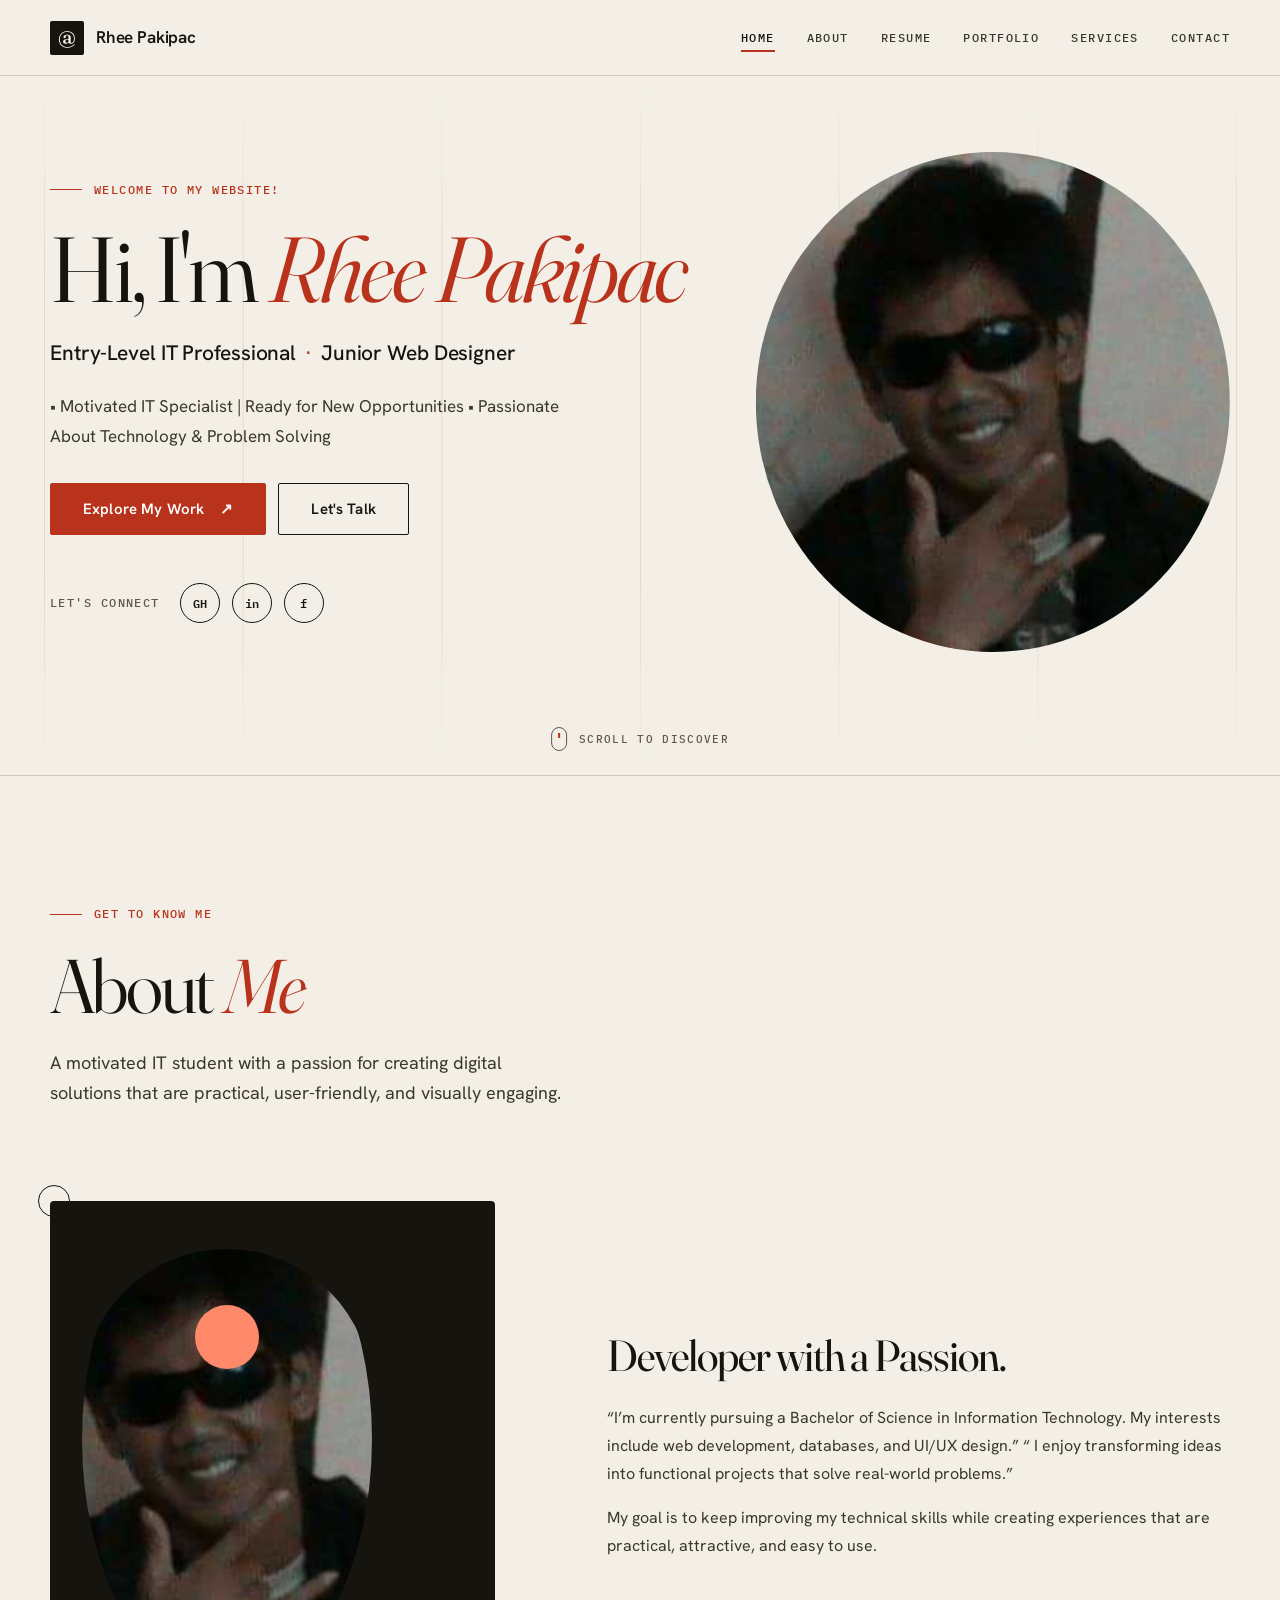
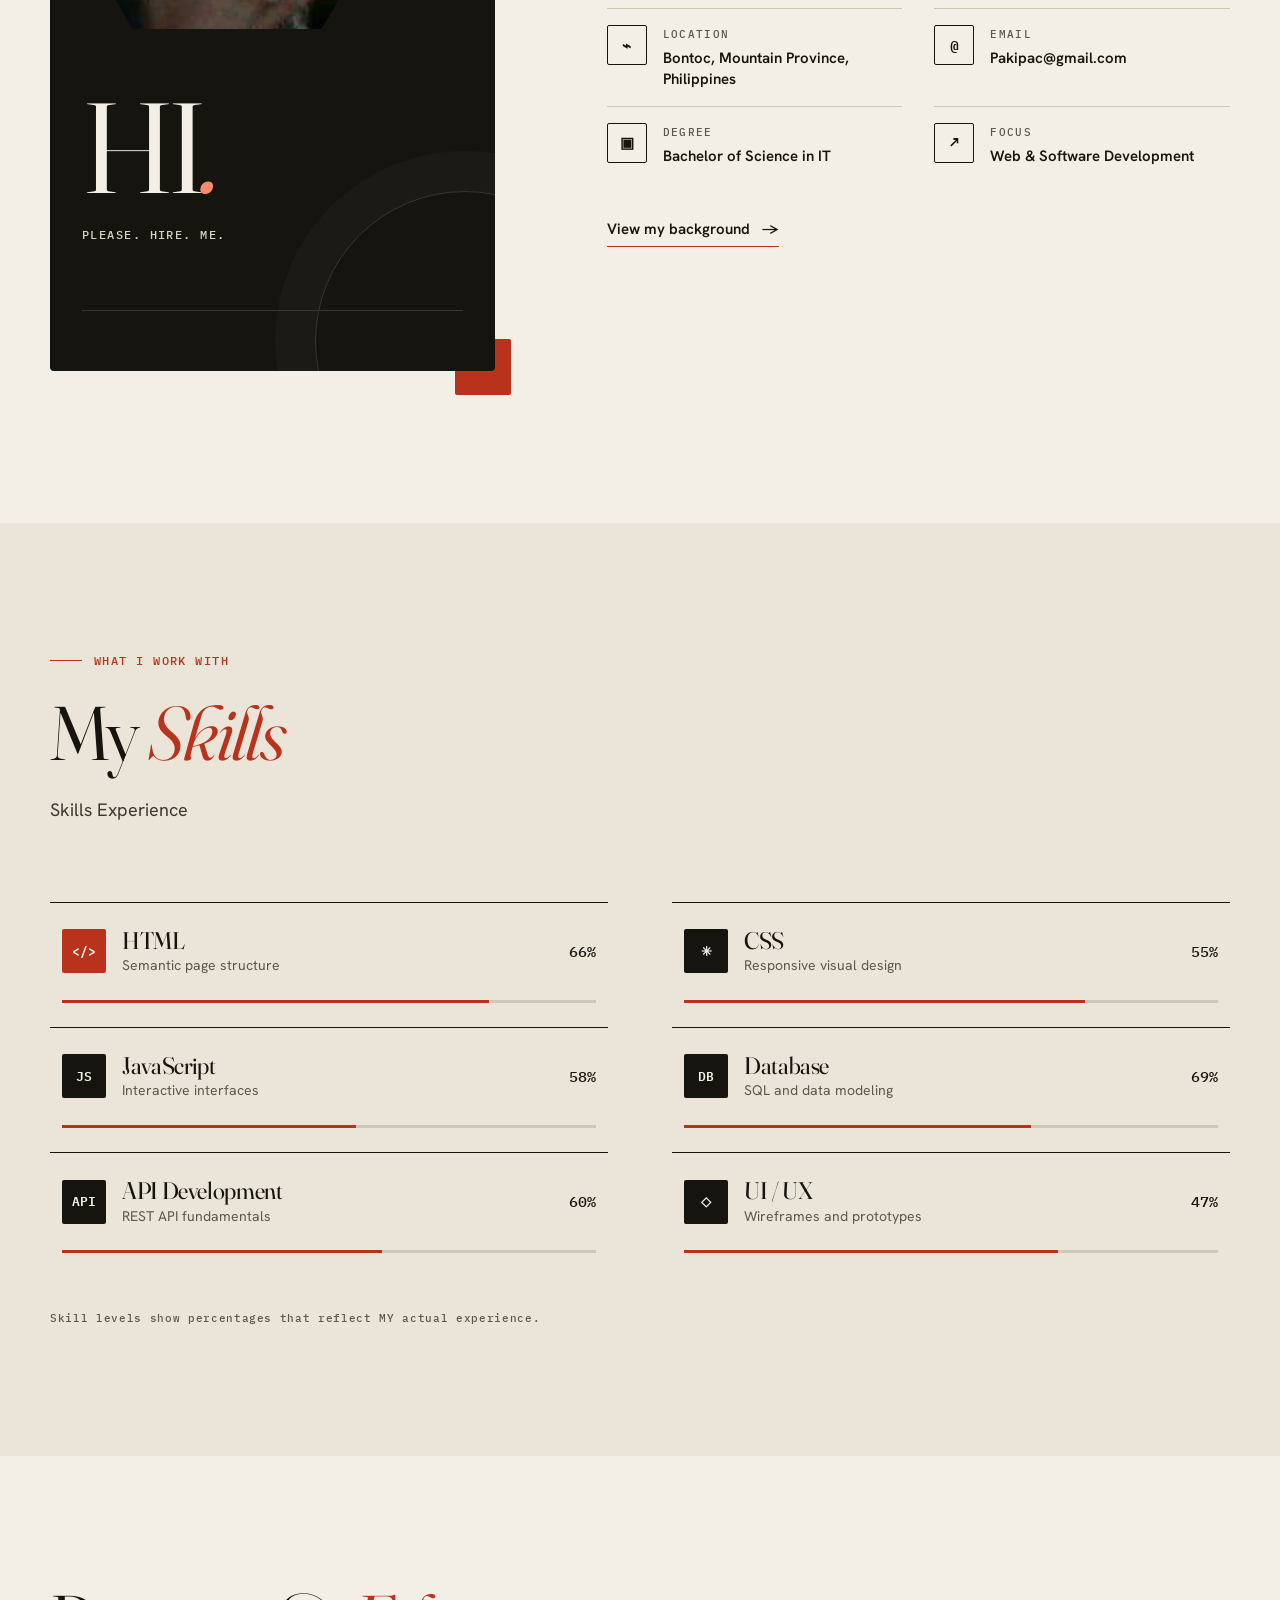
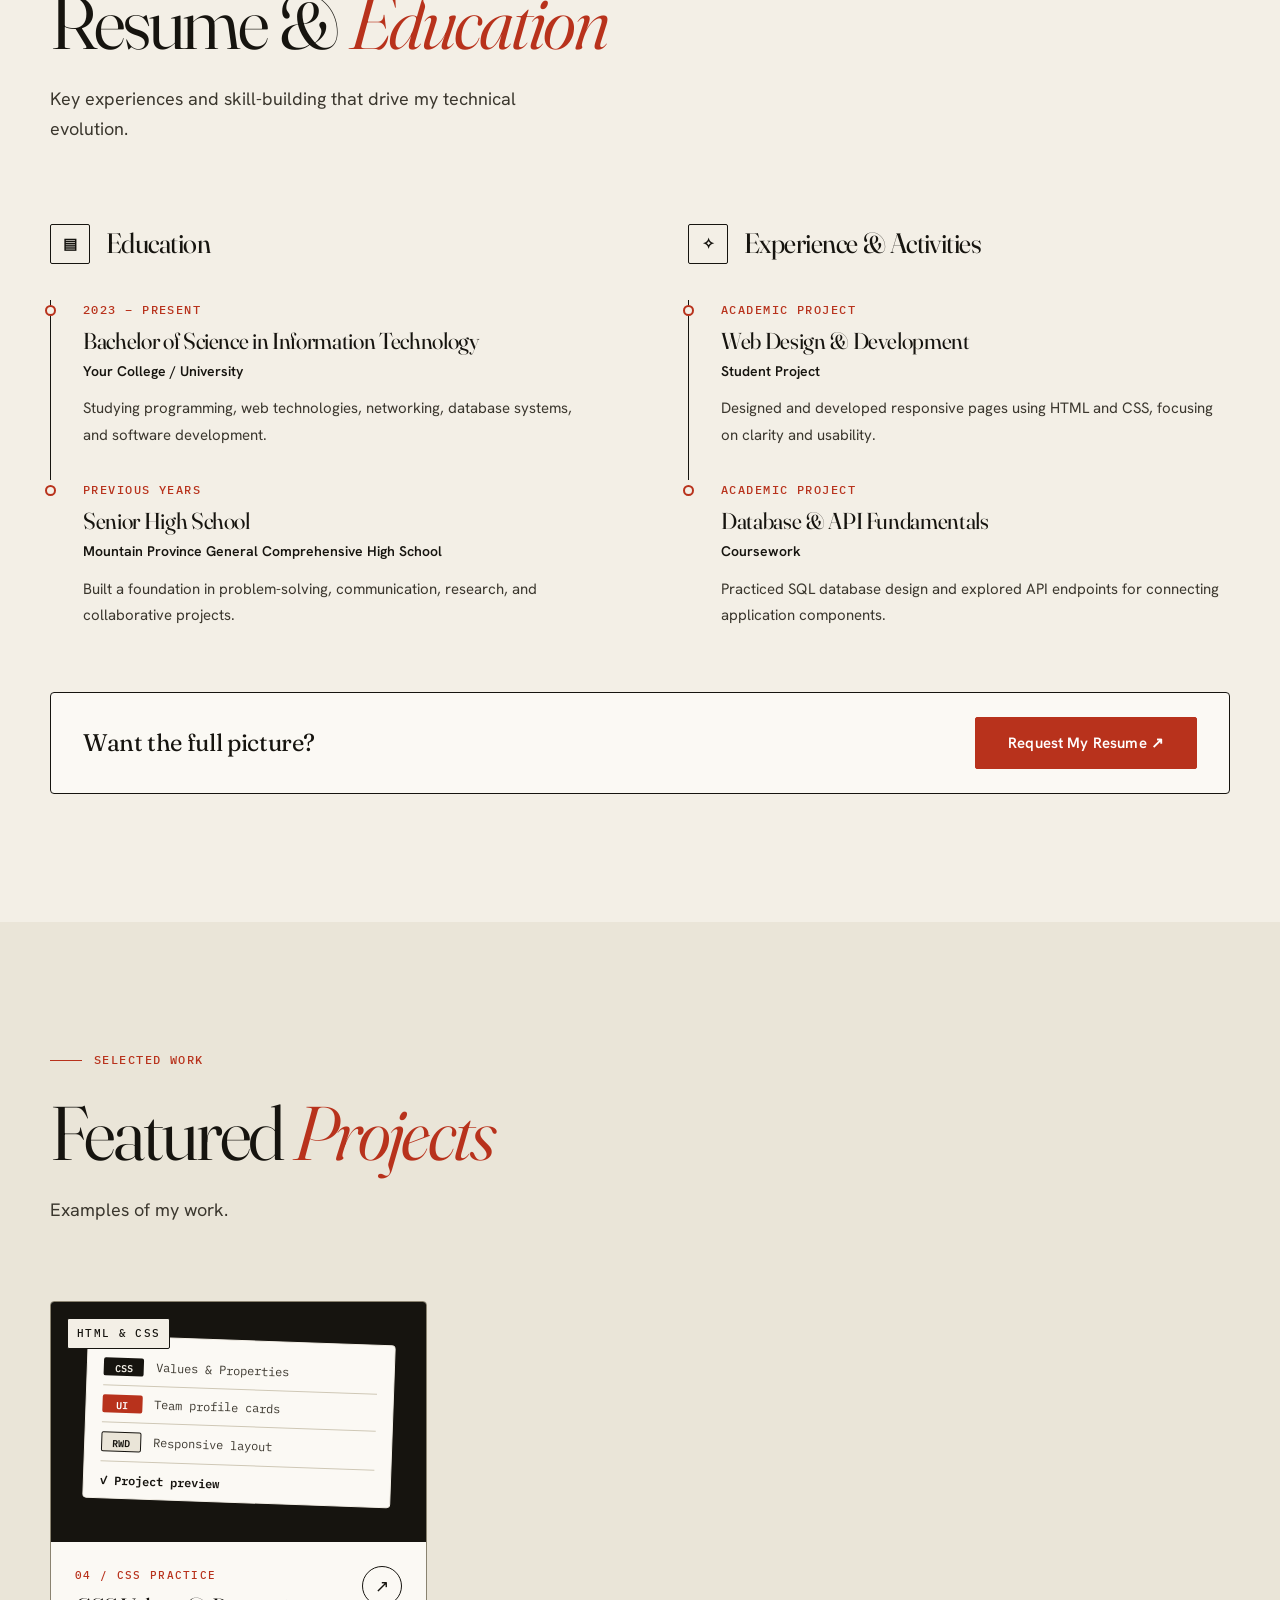
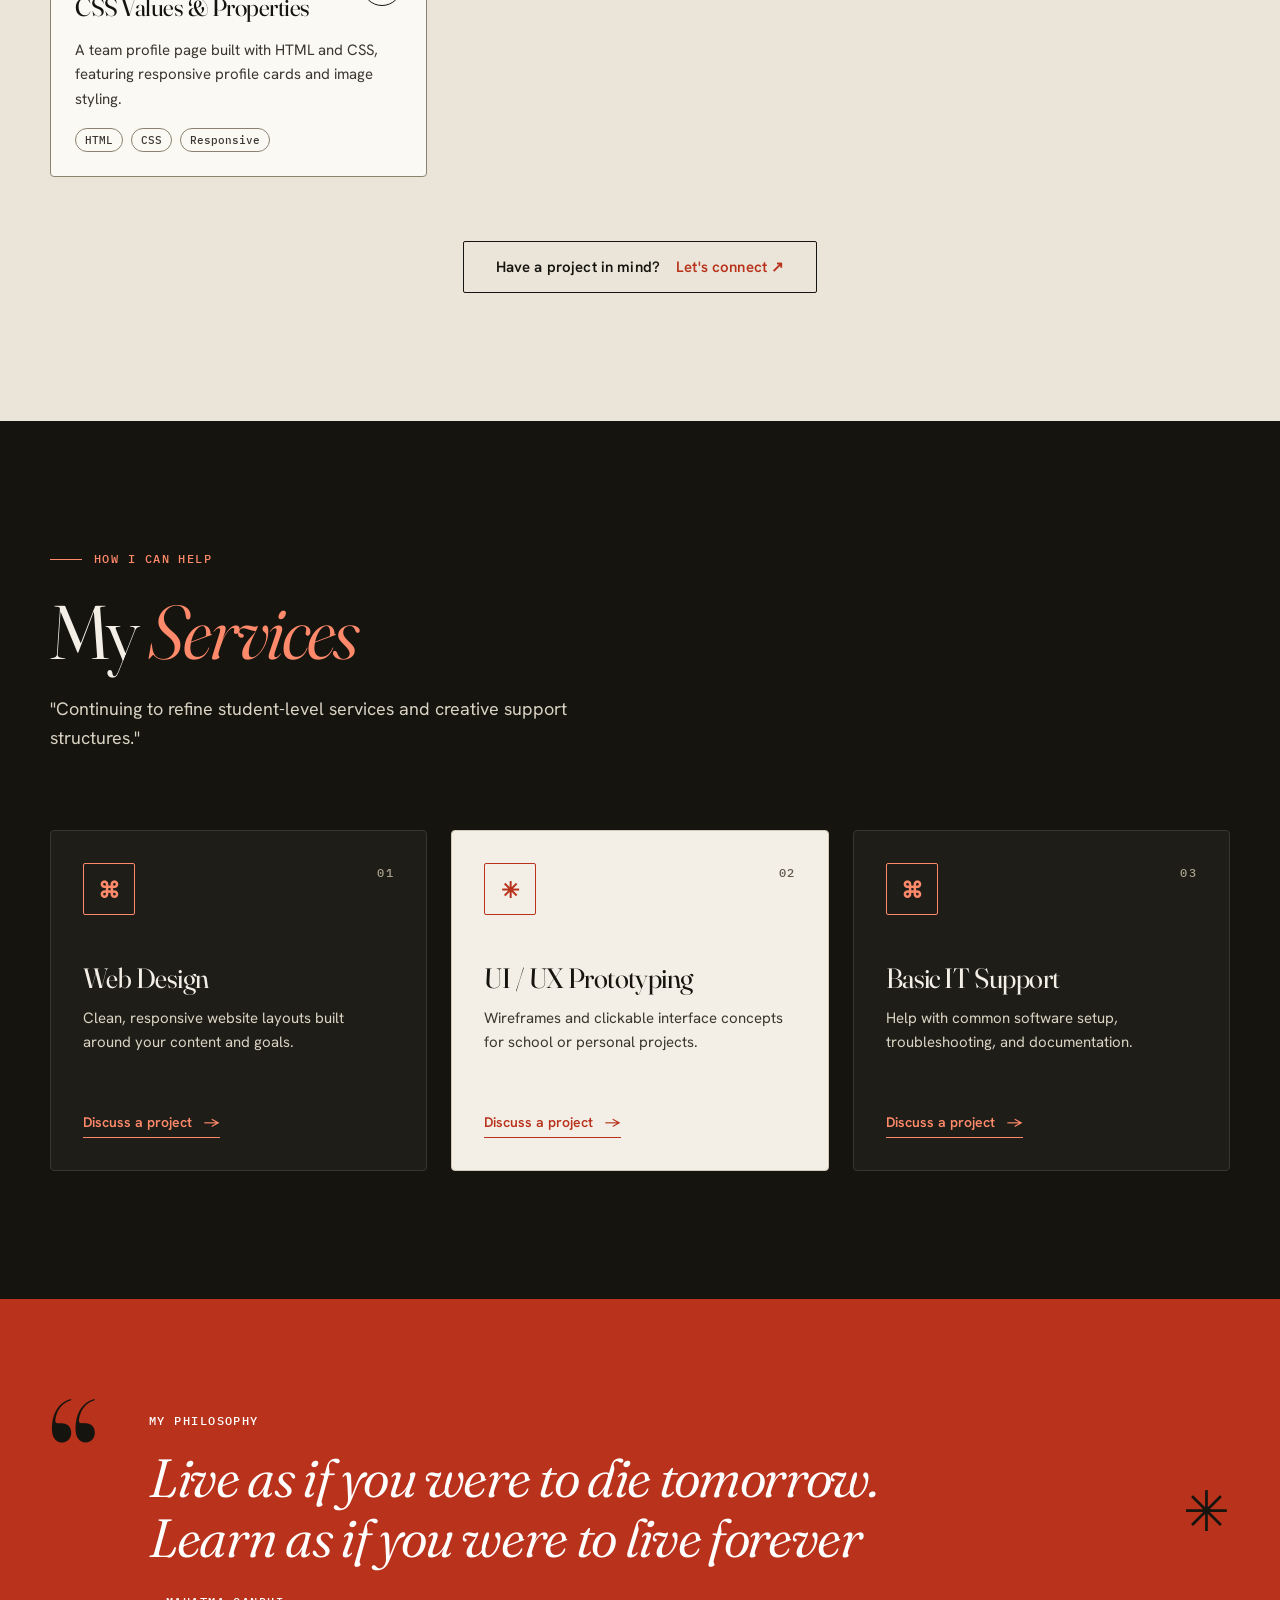
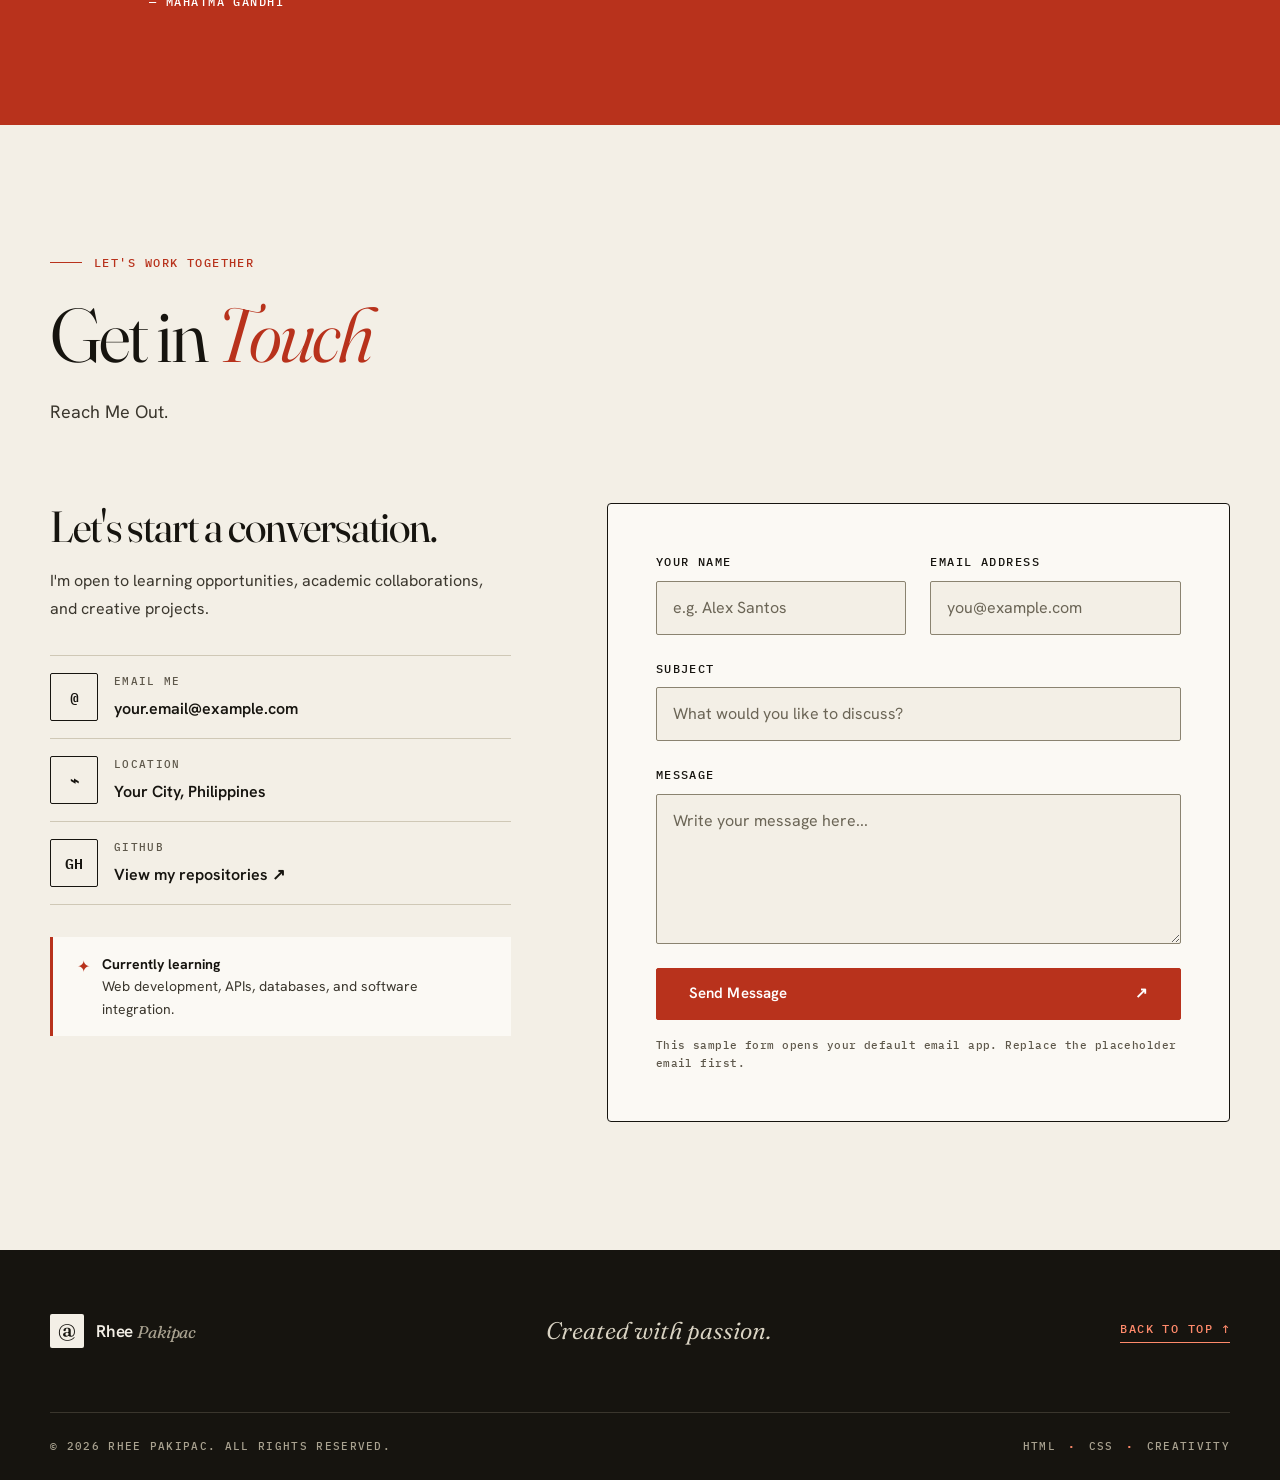
<file: index.html>
<!DOCTYPE html>
<html lang="en">
<head>
  <meta charset="UTF-8">
  <meta name="viewport" content="width=device-width, initial-scale=1.0">
  <meta name="description" content="Personal portfolio of an aspiring IT professional and web designer.">
  <title>Rhee Pakipac | IT Portfolio</title>
  <link rel="preconnect" href="https://fonts.googleapis.com">
  <link rel="preconnect" href="https://fonts.gstatic.com" crossorigin>
  <link href="https://fonts.googleapis.com/css2?family=Fraunces:ital,opsz,wght@0,9..144,300..600;1,9..144,300..600&family=Hanken+Grotesk:wght@400;500;600;700&family=IBM+Plex+Mono:wght@400;500;600&display=swap" rel="stylesheet">
  <link rel="stylesheet" href="style.css">
</head>
<body>
  <header class="site-header" id="top">
    <div class="container nav-wrap">
      <a class="brand" href="#home" aria-label="Go to homepage"><span class="brand-mark">@</span> Rhee Pakipac<span class="brand-light"></span></a>
      <input class="nav-toggle" type="checkbox" id="nav-toggle" aria-label="Toggle navigation">
      <label class="nav-toggle-label" for="nav-toggle"><span></span><span></span><span></span></label>
      <nav class="nav-menu" aria-label="Main navigation">
        <a class="active" href="#home">Home</a>
        <a href="#about">About</a>
        <a href="#resume">Resume</a>
        <a href="#portfolio">Portfolio</a>
        <a href="#services">Services</a>
        <a href="#contact">Contact</a>
      </nav>
    </div>
  </header>

  <main>
    <section class="hero" id="home">
      <div class="hero-glow glow-one"></div><div class="hero-glow glow-two"></div>
      <div class="container hero-grid">
        <div class="hero-copy">
          <p class="eyebrow"><span class="eyebrow-line"></span> Welcome To My Website!</p>
          <h1>Hi, I'm <span>Rhee Pakipac</span></h1>
          <h2>Entry-Level IT Professional <span class="accent-dot">·</span> Junior Web Designer</h2>
          <p class="hero-description">• Motivated IT Specialist | Ready for New Opportunities
• Passionate About Technology & Problem Solving</p>
          <div class="hero-actions">
            <a class="button button-primary" href="#portfolio">Explore My Work <span aria-hidden="true">↗</span></a>
            <a class="button button-outline" href="#contact">Let's Talk</a>
          </div>
          <div class="hero-socials">
            <span>LET'S CONNECT</span>
            <a href="https://github.com/" target="_blank" rel="noreferrer" aria-label="GitHub">GH</a>
            <a href="https://www.linkedin.com/" target="_blank" rel="noreferrer" aria-label="LinkedIn">in</a>
            <a href="https://www.facebook.com/" target="_blank" rel="noreferrer" aria-label="Facebook">f</a>
          </div>
        </div>
        <div class="hero-art" aria-label="Decorative profile illustration">
          <div class="art-ring ring-one"></div><div class="art-ring ring-two"></div>
          
          <div class="profile-placeholder"></div><img src="img/513889805_23877168331947647_79133201516193582_n.jpg" alt="My Profile Picture" class="profile-pic">
        </div>
      </div>
      <a class="scroll-cue" href="#about"><span></span> SCROLL TO DISCOVER</a>
    </section>

    <section class="section section-light" id="about">
      <div class="container">
        <div class="section-heading">
          <p class="eyebrow"><span class="eyebrow-line"></span> GET TO KNOW ME</p>
          <h2>About <span>Me</span></h2>
          <p>A motivated IT student with a passion for creating digital solutions that are practical, user-friendly, and visually engaging.</p>
        </div>
        <div class="about-grid">
          <div class="about-visual">
            <div class="about-card">
              <div class="profile-placeholder"><div class="profile-placeholder"></div><img src="img/513889805_23877168331947647_79133201516193582_n.jpg" alt="My Profile Picture" class="profile-pic"></div>
              <div class="about-monogram">HI<span>.</span></div>
              <p class="about-card-title">PLEASE. HIRE. ME.</p>
              <div class="mini-stat-row"><div><strong></strong><span></span></div><div><strong></strong><span></span></div><div><strong></strong><span></span></div></div>
            </div>
            <span class="decor decor-square"></span><span class="decor decor-circle"></span>
          </div>
          <div class="about-content">
            <h3>Developer with a Passion.</h3>
            <p class="muted">“I’m currently pursuing a Bachelor of Science in Information Technology. My interests include web development, databases, and UI/UX design.”

“ I enjoy transforming ideas into functional projects that solve real-world problems.”</p>
            <p class="muted">My goal is to keep improving my technical skills while creating experiences that are practical, attractive, and easy to use.</p>
            <div class="details-grid">
              <div class="detail"><span class="detail-icon">⌁</span><div><small>LOCATION</small><strong>Bontoc, Mountain Province, Philippines</strong></div></div>
              <div class="detail"><span class="detail-icon">@</span><div><small>EMAIL</small><strong>Pakipac@gmail.com</strong></div></div>
              <div class="detail"><span class="detail-icon">▣</span><div><small>DEGREE</small><strong>Bachelor of Science in IT</strong></div></div>
              <div class="detail"><span class="detail-icon">↗</span><div><small>FOCUS</small><strong>Web & Software Development</strong></div></div>
            </div>
            <a class="text-link" href="#resume">View my background <span>→</span></a>
          </div>
        </div>
      </div>
    </section>

    <section class="section skills-section" id="skills">
      <div class="container">
        <div class="section-heading">
          <p class="eyebrow"><span class="eyebrow-line"></span> WHAT I WORK WITH</p>
          <h2>My <span>Skills</span></h2>
          <p>Skills Experience</p>
        </div>
        <div class="skills-grid">
          <div class="skill-card"><div class="skill-top"><span class="skill-icon orange">&lt;/&gt;</span><div><h3>HTML</h3><p>Semantic page structure</p></div><strong>66%</strong></div><div class="progress"><span style="width:80%"></span></div></div>
          <div class="skill-card"><div class="skill-top"><span class="skill-icon blue">✳</span><div><h3>CSS</h3><p>Responsive visual design</p></div><strong>55%</strong></div><div class="progress"><span style="width:75%"></span></div></div>
          <div class="skill-card"><div class="skill-top"><span class="skill-icon yellow">JS</span><div><h3>JavaScript</h3><p>Interactive interfaces</p></div><strong>58%</strong></div><div class="progress"><span style="width:55%"></span></div></div>
          <div class="skill-card"><div class="skill-top"><span class="skill-icon green">DB</span><div><h3>Database</h3><p>SQL and data modeling</p></div><strong>69%</strong></div><div class="progress"><span style="width:65%"></span></div></div>
          <div class="skill-card"><div class="skill-top"><span class="skill-icon purple">API</span><div><h3>API Development</h3><p>REST API fundamentals</p></div><strong>60%</strong></div><div class="progress"><span style="width:60%"></span></div></div>
          <div class="skill-card"><div class="skill-top"><span class="skill-icon pink">◇</span><div><h3>UI / UX</h3><p>Wireframes and prototypes</p></div><strong>47%</strong></div><div class="progress"><span style="width:70%"></span></div></div>
        </div>
        <p class="skills-note">Skill levels show percentages that reflect MY actual experience.</p>
      </div>
    </section>

    <section class="section section-light" id="resume">
      <div class="container">
        <div class="section-heading">
          
          <h2>Resume & <span>Education</span></h2>
          <p>Key experiences and skill-building that drive my technical evolution.</p>
        </div>
        <div class="resume-grid">
          <div class="resume-column"><h3 class="column-title"><span>▤</span> Education</h3>
            <article class="timeline-item"><span class="timeline-dot"></span><p class="timeline-date">2023 – PRESENT</p><h4>Bachelor of Science in Information Technology</h4><p class="timeline-place">Your College / University</p><p class="muted">Studying programming, web technologies, networking, database systems, and software development.</p></article>
            <article class="timeline-item"><span class="timeline-dot"></span><p class="timeline-date">PREVIOUS YEARS</p><h4>Senior High School</h4><p class="timeline-place">Mountain Province General Comprehensive High School</p><p class="muted">Built a foundation in problem-solving, communication, research, and collaborative projects.</p></article>
          </div>
          <div class="resume-column"><h3 class="column-title"><span>✧</span> Experience & Activities</h3>
            <article class="timeline-item"><span class="timeline-dot"></span><p class="timeline-date">ACADEMIC PROJECT</p><h4>Web Design & Development</h4><p class="timeline-place">Student Project</p><p class="muted">Designed and developed responsive pages using HTML and CSS, focusing on clarity and usability.</p></article>
            <article class="timeline-item"><span class="timeline-dot"></span><p class="timeline-date">ACADEMIC PROJECT</p><h4>Database & API Fundamentals</h4><p class="timeline-place">Coursework</p><p class="muted">Practiced SQL database design and explored API endpoints for connecting application components.</p></article>
          </div>
        </div>
        <div class="resume-download"><p><strong>Want the full picture?</strong></p><a class="button button-primary" href="#contact">Request My Resume ↗</a></div>
      </div>
    </section>

    <section class="section portfolio-section" id="portfolio">
      <div class="container">
        <div class="section-heading">
          <p class="eyebrow"><span class="eyebrow-line"></span> SELECTED WORK</p>
          <h2>Featured <span>Projects</span></h2>
          <p>Examples of my work.</p>
        </div>
        <div class="project-grid">

          <article class="project-card">
            <div class="project-art project-art-two">
              <span class="project-chip">HTML &amp; CSS</span>
              <div class="api-mock">
                <div class="api-line"><b>CSS</b><span>Values &amp; Properties</span></div>
                <div class="api-line"><b class="put">UI</b><span>Team profile cards</span></div>
                <div class="api-line"><b class="post">RWD</b><span>Responsive layout</span></div>
                <div class="api-status">✓ Project preview</div>
              </div>
            </div>
            <div class="project-info">
              <div><p class="project-category">04 / CSS PRACTICE</p><h3>CSS Values &amp; Properties</h3></div>
              <a href="css_values/index.html" class="project-arrow" aria-label="Open CSS Values and Properties project" target="_blank" rel="noopener noreferrer">↗</a>
              <p>A team profile page built with HTML and CSS, featuring responsive profile cards and image styling.</p>
              <div class="tag-row"><span>HTML</span><span>CSS</span><span>Responsive</span></div>
            </div>
          </article>
        </div>
        <div class="center-action"><a class="button button-outline-dark" href="#contact">Have a project in mind? <span>Let's connect ↗</span></a></div>
      </div>
    </section>

    <section class="section services-section" id="services">
      <div class="container">
        <div class="section-heading">
          <p class="eyebrow"><span class="eyebrow-line"></span> HOW I CAN HELP</p>
          <h2>My <span>Services</span></h2>
          <p>"Continuing to refine student-level services and creative support structures."</p>
        </div>
        <div class="service-grid">
          <article class="service-card"><div class="service-icon">⌘</div><p class="service-number">01</p><h3>Web Design</h3><p>Clean, responsive website layouts built around your content and goals.</p><a href="#contact">Discuss a project <span>→</span></a></article>
          <article class="service-card featured-service"><div class="service-icon">✳</div><p class="service-number">02</p><h3>UI / UX Prototyping</h3><p>Wireframes and clickable interface concepts for school or personal projects.</p><a href="#contact">Discuss a project <span>→</span></a></article>
          <article class="service-card"><div class="service-icon">⌘</div><p class="service-number">03</p><h3>Basic IT Support</h3><p>Help with common software setup, troubleshooting, and documentation.</p><a href="#contact">Discuss a project <span>→</span></a></article>
        </div>
      </div>
    </section>

    <section class="quote-band">
      <div class="container quote-content"><span class="quote-mark">“</span><div><p class="eyebrow">MY PHILOSOPHY</p><blockquote>Live as if you were to die tomorrow. Learn as if you were to live forever</blockquote><p class="quote-author">— Mahatma Gandhi </p></div><span class="quote-spark">✳</span></div>
    </section>

    <section class="section section-light" id="contact">
      <div class="container">
        <div class="section-heading">
          <p class="eyebrow"><span class="eyebrow-line"></span> LET'S WORK TOGETHER</p>
          <h2>Get in <span>Touch</span></h2>
          <p>Reach Me Out.</p>
        </div>
        <div class="contact-grid">
          <div class="contact-info"><h3>Let's start a conversation.</h3><p class="muted">I'm open to learning opportunities, academic collaborations, and creative projects.</p>
            <a class="contact-method" href="mailto:your.email@example.com"><span class="contact-icon">@</span><span><small>EMAIL ME</small><strong>your.email@example.com</strong></span></a>
            <div class="contact-method"><span class="contact-icon">⌁</span><span><small>LOCATION</small><strong>Your City, Philippines</strong></span></div>
            <a class="contact-method" href="https://github.com/" target="_blank" rel="noreferrer"><span class="contact-icon">GH</span><span><small>GITHUB</small><strong>View my repositories ↗</strong></span></a>
            <div class="contact-note"><span>✦</span><p><strong>Currently learning</strong><br>Web development, APIs, databases, and software integration.</p></div>
          </div>
          <form class="contact-form" action="mailto:your.email@example.com" method="post" enctype="text/plain">
            <div class="form-row"><label for="name">Your name<input id="name" name="Name" type="text" placeholder="e.g. Alex Santos" required></label><label for="email">Email address<input id="email" name="Email" type="email" placeholder="you@example.com" required></label></div>
            <label for="subject">Subject<input id="subject" name="Subject" type="text" placeholder="What would you like to discuss?" required></label>
            <label for="message">Message<textarea id="message" name="Message" rows="5" placeholder="Write your message here..." required></textarea></label>
            <button class="button button-primary submit-button" type="submit">Send Message <span>↗</span></button>
            <p class="form-note">This sample form opens your default email app. Replace the placeholder email first.</p>
          </form>
        </div>
      </div>
    </section>
  </main>

  <footer class="site-footer">
    <div class="container footer-main"><a class="brand" href="#home"><span class="brand-mark">@</span> Rhee<span class="brand-light">Pakipac</span></a><p>Created with passion.</p><a class="back-top" href="#top">BACK TO TOP ↑</a></div>
    <div class="container footer-bottom"><span>© 2026 Rhee Pakipac. All rights reserved.</span><span>HTML <b>·</b> CSS <b>·</b> CREATIVITY</span></div>
  </footer>
</body>
</html>
</file>
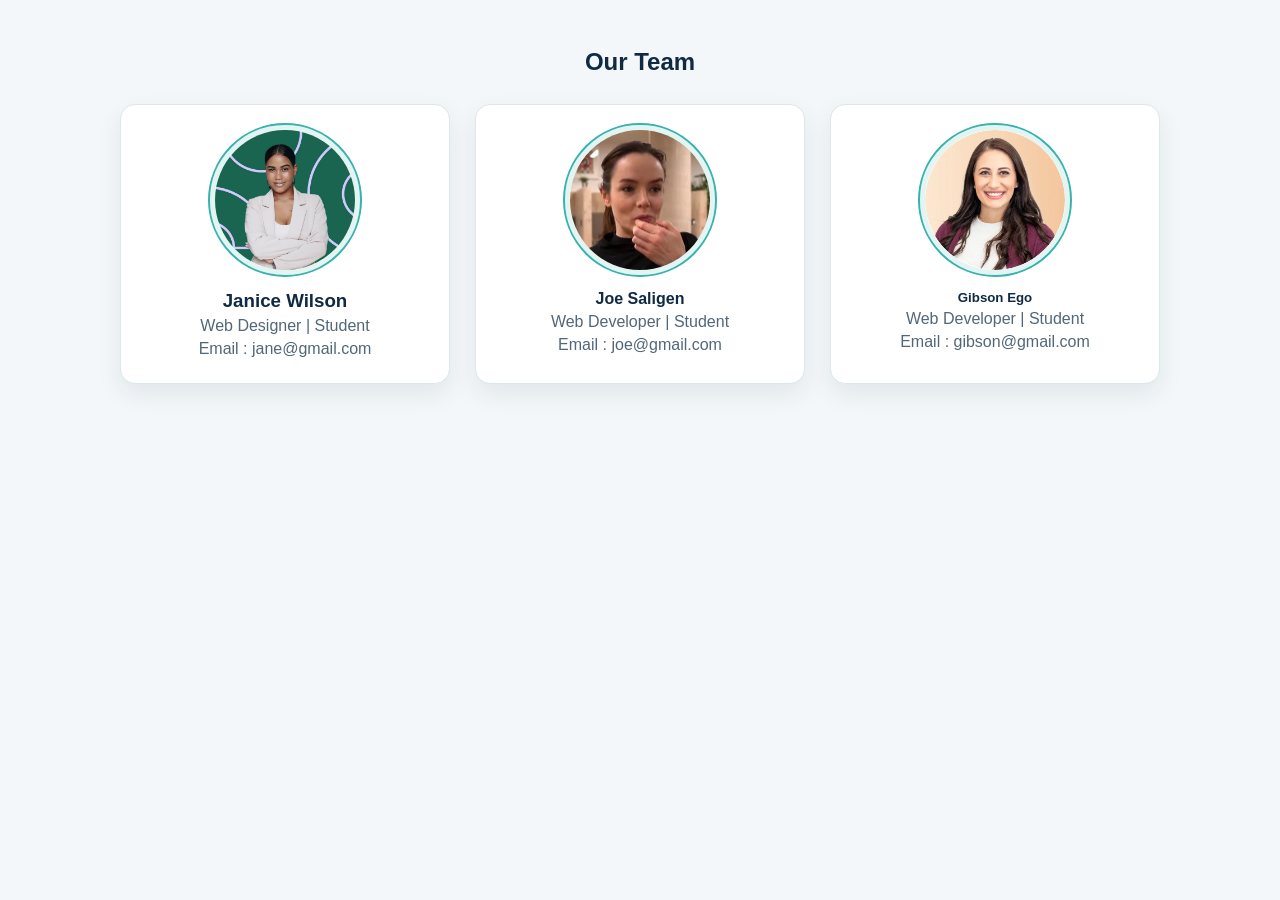
<file: css_values/index.html>
<!DOCTYPE html>

<html lang="en">
<head>
    <meta charset="UTF-8">
    <meta name="viewport" content="width=device-width, initial-scale=1.0">
    <meta name="description" content="CSS values and properties practice project with responsive team profile cards.">
    <title> CSS Properties and Values </title>
    <link rel="stylesheet" href="style.css">
</head>

<body>

<main>

    <section class="message">

        <h1> Our Team </h1>

        <div class="team">

            <div class="profile_card">

                <img src="img/aws4_request&X-Amz-Date=20261019T171845Z&X-Amz-Expires=37400&X-Amz-Signature=4cc972e23f17227aeb1282833d745ad55381a8efe98ec22649d8b25dadc7a703&X-Amz-SignedHeade.webp" alt="Janice Wilson">

                <h3> Janice Wilson </h3>

                <p> Web Designer | Student </p>

                <p> Email : jane@gmail.com </p>

            </div>


            <div class="profile_card">

                <img src="img/MV5BNTM3ZDM0OGMtNTg1OS00NzczLWE1MTktNTlkN2EzMjkwOGY5XkEyXkFqcGdeQVRoaXJkUGFydHlJbmdlc3Rpb25Xb3JrZmxvdw@@._V1_QL75_UY281_CR0,0,500,281_.webp" alt="Joe Saligen">

                <h4> Joe Saligen </h4>

                <p> Web Developer | Student </p>

                <p> Email : joe@gmail.com </p>

            </div>


            <div class="profile_card">

                <img src="img/style-warm-gradient.webp" alt="Gibson Ego">

                <h5> Gibson Ego </h5>

                <p> Web Developer | Student </p>

                <p> Email : gibson@gmail.com </p>

            </div>

        </div>

    </section>

</main>

</body>
</html>
</file>
<file: style.css>
:root {
  /* raw palette */
  --paper: #f3efe6;
  --paper-2: #eae5d8;
  --card: #fbf9f4;
  --ink: #16140f;
  --ink-2: #3b372e;
  --muted: #5e584b;
  --rule: #cfc8b6;
  --rule-strong: #8a8370;
  --accent: #b8321c;          /* 5.2:1 on paper, 5.98:1 with white text */
  --accent-deep: #8f2411;
  --accent-on-ink: #ff8a6b;   /* 8:1 on ink */
  --ink-card: #1f1d17;
  --ink-rule: #3a362d;
  --ink-text-2: #d9d3c3;
  --ink-text-3: #a9a290;

  /* semantic tokens */
  --surface: var(--paper);
  --text: var(--ink);
  --text-2: var(--ink-2);
  --text-3: var(--muted);
  --hair: var(--rule);
  --hair-strong: var(--ink);
  --link: var(--accent);
  --card-bg: var(--card);
  --focus: var(--accent);

  /* type */
  --font-display: 'Fraunces', 'Iowan Old Style', Georgia, serif;
  --font-body: 'Hanken Grotesk', 'Helvetica Neue', Arial, sans-serif;
  --font-mono: 'IBM Plex Mono', ui-monospace, 'SFMono-Regular', Menlo, monospace;

  /* spacing scale */
  --s-1: 4px;  --s-2: 8px;  --s-3: 12px; --s-4: 16px; --s-5: 24px;
  --s-6: 32px; --s-7: 48px; --s-8: 64px; --s-9: 96px;
  --section-y: clamp(72px, 10vw, 132px);
  --gutter: clamp(20px, 4vw, 44px);
  --container: 1180px;

  /* radii */
  --r-sm: 2px; --r-md: 4px; --r-lg: 10px; --r-pill: 999px;

  /* motion */
  --ease: cubic-bezier(.2, .7, .2, 1);
  --t-fast: .15s; --t-med: .3s; --t-slow: .6s;
}

/* inverted scopes: same components, different token values */
.services-section, .site-footer, .about-card {
  --surface: var(--ink); --text: var(--paper); --text-2: var(--ink-text-2);
  --text-3: var(--ink-text-3); --hair: var(--ink-rule); --hair-strong: var(--paper);
  --link: var(--accent-on-ink); --card-bg: var(--ink-card); --focus: var(--accent-on-ink);
}
.featured-service {
  --text: var(--ink); --text-2: var(--ink-2); --text-3: var(--muted);
  --hair: var(--rule); --hair-strong: var(--ink);
  --link: var(--accent); --card-bg: var(--paper); --focus: var(--accent);
}
.quote-band {
  --surface: var(--accent); --text: #fff; --text-2: #fff; --text-3: #fff;
  --link: #fff; --focus: var(--ink);
}
.skills-section, .portfolio-section { --surface: var(--paper-2); }

/* ---------- 2. BASE ---------- */
*, *::before, *::after { box-sizing: border-box; }
html { scroll-behavior: smooth; scroll-padding-top: 96px; -webkit-text-size-adjust: 100%; }
body {
  margin: 0; background: var(--paper); color: var(--text-2);
  font: 400 16px/1.7 var(--font-body); -webkit-font-smoothing: antialiased; text-rendering: optimizeLegibility;
}
h1, h2, h3, h4 { margin: 0; color: var(--text); font-family: var(--font-display); font-weight: 400; font-variation-settings: "opsz" 96; }
p { margin: 0; }
a { color: inherit; text-decoration: none; }
img { max-width: 100%; display: block; }
button, input, textarea { font: inherit; color: inherit; }
::selection { background: var(--accent); color: #fff; }
:focus-visible { outline: 2px solid var(--focus); outline-offset: 3px; border-radius: var(--r-sm); }
.container { width: min(var(--container), calc(100% - var(--gutter) * 2)); margin-inline: auto; }
.muted { color: var(--text-2); font-size: 16px; line-height: 1.75; }
.muted + .muted { margin-top: var(--s-4); }

/* shared micro-label (mono, caps) */
.eyebrow, .detail small, .contact-method small, .timeline-date, .project-category, .service-number,
.about-card-title, .scroll-cue, .art-label, .project-chip, .hero-socials > span, .form-note,
.skills-note, .quote-author, .back-top, .footer-bottom, .mini-stat-row span, .contact-form label {
  font-family: var(--font-mono); font-size: 12px; font-weight: 500; letter-spacing: .12em; text-transform: uppercase;
}
.eyebrow { display: flex; align-items: center; gap: var(--s-3); margin-bottom: var(--s-5); color: var(--link); }
.eyebrow-line { width: 32px; height: 1px; background: currentColor; flex: none; }

/* ---------- 3. HEADER / NAV ---------- */
.site-header {
  position: sticky; top: 0; z-index: 50; height: 76px;
  background: rgba(243, 239, 230, .94); backdrop-filter: blur(10px);
  border-bottom: 1px solid var(--rule);
}
.nav-wrap { position: relative; height: 100%; display: flex; align-items: center; justify-content: space-between; gap: var(--s-6); }
.brand {
  display: inline-flex; align-items: center; gap: var(--s-3); color: var(--ink); white-space: nowrap;
  font: 600 17px/1 var(--font-body); letter-spacing: -.01em;
}
.brand-mark {
  display: grid; place-items: center; width: 34px; height: 34px; background: var(--ink); color: var(--paper);
  font: 500 20px/1 var(--font-display); border-radius: var(--r-sm); transition: background var(--t-med) var(--ease), transform var(--t-med) var(--ease);
}
.brand:hover .brand-mark { background: var(--accent); transform: rotate(-6deg); }
.brand-light { margin-left: -8px; font-family: var(--font-display); font-style: italic; font-weight: 400; color: var(--text-3); }
.nav-menu { display: flex; align-items: center; gap: var(--s-6); }
.nav-menu a {
  position: relative; padding: var(--s-2) 0; color: var(--ink-2);
  font: 500 12px/1 var(--font-mono); letter-spacing: .12em; text-transform: uppercase;
  transition: color var(--t-fast);
}
.nav-menu a::after {
  content: ''; position: absolute; left: 0; right: 0; bottom: 0; height: 2px; background: var(--accent);
  transform: scaleX(0); transform-origin: left; transition: transform var(--t-med) var(--ease);
}
.nav-menu a:hover, .nav-menu a.active { color: var(--ink); }
.nav-menu a:hover::after, .nav-menu a.active::after { transform: scaleX(1); }
.nav-menu a:active { color: var(--accent); }
.nav-toggle, .nav-toggle-label { display: none; }

/* ---------- 4. BUTTONS ---------- */
.button {
  position: relative; display: inline-flex; align-items: center; justify-content: center; gap: var(--s-4);
  min-height: 52px; padding: 0 var(--s-6); border: 1.5px solid transparent; border-radius: var(--r-sm);
  font: 600 15px/1 var(--font-body); letter-spacing: .01em; cursor: pointer;
  transition: background var(--t-med) var(--ease), color var(--t-med) var(--ease), border-color var(--t-med) var(--ease), transform var(--t-fast) var(--ease);
}
.button span { display: inline-block; transition: transform var(--t-med) var(--ease); }
.button:hover span { transform: translate(3px, -3px); }
.button:active { transform: translateY(1px); }
.button-primary { background: var(--accent); color: #fff; border-color: var(--accent); }
.button-primary:hover { background: var(--ink); border-color: var(--ink); color: var(--paper); }
.button-primary:active { background: var(--accent-deep); border-color: var(--accent-deep); }
.button-outline, .button-outline-dark { color: var(--ink); border-color: var(--ink); background: transparent; }
.button-outline:hover, .button-outline-dark:hover { background: var(--ink); color: var(--paper); }
.button-outline:active, .button-outline-dark:active { background: var(--ink-2); border-color: var(--ink-2); }
.button-outline-dark span { color: var(--accent); transition: transform var(--t-med) var(--ease), color var(--t-med); }
.button-outline-dark:hover span { color: var(--accent-on-ink); }

/* ---------- 5. HERO ---------- */
.hero { position: relative; overflow: hidden; display: flex; align-items: center; min-height: 700px; background: var(--paper); border-bottom: 1px solid var(--rule); }
.hero::after {
  content: ''; position: absolute; inset: 0; pointer-events: none; opacity: .55;
  background-image: linear-gradient(to right, var(--rule) 1px, transparent 1px);
  background-size: calc((100% - var(--gutter) * 2) / 6) 100%; background-position: var(--gutter) 0;
  mask-image: linear-gradient(to bottom, transparent, #000 30%, #000 70%, transparent);
}
.hero-glow { display: none; }
.hero-grid { position: relative; z-index: 1; display: grid; grid-template-columns: 1.15fr .85fr; align-items: center; gap: var(--s-8); padding-block: var(--s-8) 112px; }
.hero h1 { font-size: clamp(46px, 7.2vw, 96px); line-height: .98; letter-spacing: -.035em; font-weight: 350; margin-bottom: var(--s-5); }
.hero h1 span, .section-heading h2 span, .about-monogram span { font-style: italic; color: var(--link); }
.hero h2 { font: 500 clamp(17px, 2vw, 21px)/1.4 var(--font-body); color: var(--ink); margin-bottom: var(--s-5); letter-spacing: -.005em; }
.accent-dot { color: var(--accent); padding-inline: var(--s-1); }
.hero-description { max-width: 520px; font-size: 17px; line-height: 1.75; color: var(--ink-2); }
.hero-actions { display: flex; flex-wrap: wrap; gap: var(--s-3); margin-top: var(--s-6); }
.hero-socials { display: flex; align-items: center; gap: var(--s-3); margin-top: var(--s-7); }
.hero-socials > span { color: var(--text-3); margin-right: var(--s-2); }
.hero-socials a {
  display: grid; place-items: center; width: 40px; height: 40px; border: 1px solid var(--ink); border-radius: var(--r-pill);
  font: 600 12px/1 var(--font-mono); color: var(--ink);
  transition: background var(--t-med) var(--ease), color var(--t-med), transform var(--t-med) var(--ease);
}
.hero-socials a:hover { background: var(--ink); color: var(--paper); transform: translateY(-3px); }
.hero-socials a:active { background: var(--accent); border-color: var(--accent); transform: translateY(0); }

.hero-art { position: relative; height: 500px; display: grid; place-items: center; }
.art-ring { position: absolute; border-radius: 50%; }
.ring-one { width: 390px; height: 390px; background: var(--accent); transform: translate(26px, 34px); }
.ring-two { width: 460px; height: 460px; border: 1px dashed var(--ink); opacity: .45; }
.profile-placeholder {
  position: relative; width: 290px; height: 380px; overflow: hidden; background: var(--ink); border-radius: 160px 160px 0 0;
}
.profile-placeholder::before { content: ''; position: absolute; width: 190px; height: 190px; left: 50px; top: 120px; border: 1px solid rgba(243, 239, 230, .3); border-radius: 50%; }
.profile-placeholder::after { content: ''; position: absolute; width: 64px; height: 64px; left: 113px; top: 56px; background: var(--accent-on-ink); border-radius: 50%; }
.profile-placeholder > img.hero-profile-image { position: relative; z-index: 1; width: 100%; height: 100%; object-fit: cover; }
.code-card {
  position: absolute; top: 34px; left: 0; width: 150px; height: 100px; padding: var(--s-3) var(--s-4);
  background: var(--card); border: 1px solid var(--ink); border-radius: var(--r-md); transform: rotate(-5deg);
  transition: transform var(--t-med) var(--ease);
}
.hero-art {
  position: relative; /* Establishes a positioning context */
}

.profile-placeholder {
  /* Style your placeholder background/shape here */
}

.profile-pic {
  position: absolute; /* Or relative, depending on your layout */
  top: 50%;
  left: 50%;
  transform: translate(-50%, -50%);
  width: 500px; /* Adjust size as needed */
  height: 500px;
  object-fit: cover;
  border-radius: 50%; /* If you want it circular */
}
.hero-art:hover .code-card { transform: rotate(-2deg) translateY(-4px); }
.code-dot { display: inline-block; width: 7px; height: 7px; margin-right: 5px; border-radius: 50%; background: var(--ink); }
.code-dot:nth-child(2) { background: var(--accent); } .code-dot:nth-child(3) { background: var(--rule-strong); }
.code-lines { display: grid; gap: 7px; margin-top: var(--s-3); }
.code-lines i { display: block; width: 78%; height: 4px; background: var(--ink); }
.code-lines i:nth-child(2) { width: 54%; margin-left: 14px; background: var(--accent); }
.code-lines i:nth-child(3) { width: 66%; margin-left: 14px; background: var(--rule-strong); }
.floating-badge {
  position: absolute; display: flex; align-items: center; gap: var(--s-3); padding: var(--s-3) var(--s-4) var(--s-3) var(--s-3);
  background: var(--card); border: 1px solid var(--ink); border-radius: var(--r-md); color: var(--ink); font: 600 13px/1.2 var(--font-body);
  transition: transform var(--t-med) var(--ease);
}
.floating-badge:hover { transform: translateY(-4px); }
.floating-badge b { display: grid; place-items: center; width: 32px; height: 32px; background: var(--ink); color: var(--paper); border-radius: var(--r-sm); font: 600 13px/1 var(--font-mono); }
.badge-html { right: 0; top: 118px; }
.badge-design { left: 6px; bottom: 76px; }
.badge-design b { background: var(--accent); color: #fff; font-size: 18px; }
.art-label { position: absolute; right: 0; bottom: 8px; color: var(--text-3); font-size: 11px; }
.art-label span { display: inline-block; width: 28px; height: 1px; margin: 0 var(--s-2); background: var(--ink); vertical-align: middle; }
.scroll-cue { position: absolute; z-index: 2; left: 50%; bottom: var(--s-5); transform: translateX(-50%); display: flex; align-items: center; gap: var(--s-3); color: var(--text-3); white-space: nowrap; font-size: 11px; transition: color var(--t-fast); }
.scroll-cue:hover { color: var(--ink); }
.scroll-cue span { position: relative; width: 16px; height: 24px; border: 1px solid currentColor; border-radius: 10px; }
.scroll-cue span::after { content: ''; position: absolute; left: 6px; top: 5px; width: 2px; height: 5px; background: var(--accent); animation: cue 1.8s var(--ease) infinite; }
@keyframes cue { 0% { transform: translateY(0); opacity: 1; } 70%, 100% { transform: translateY(8px); opacity: 0; } }

/* ---------- 6. SECTIONS ---------- */
.section { padding-block: var(--section-y); background: var(--surface); color: var(--text-2); }
.section-light { background: var(--paper); }
.section-heading { max-width: 780px; margin: 0 0 clamp(40px, 6vw, 80px); text-align: left; }
.section-heading h2 { font-size: clamp(40px, 6vw, 76px); line-height: 1; letter-spacing: -.035em; font-weight: 350; margin-bottom: var(--s-5); }
.section-heading > p:last-child { max-width: 520px; font-size: 18px; line-height: 1.65; color: var(--text-2); }

/* ---------- 7. ABOUT ---------- */
.about-grid { display: grid; grid-template-columns: .85fr 1.15fr; align-items: center; gap: var(--s-9); }
.about-visual { position: relative; padding: var(--s-4) var(--s-4) var(--s-5) 0; }
.about-card { position: relative; overflow: hidden; z-index: 1; min-height: 420px; padding: var(--s-7) var(--s-6) var(--s-6); background: var(--ink); color: var(--text-2); border-radius: var(--r-md); }
.about-card::after { content: ''; position: absolute; width: 300px; height: 300px; right: -120px; bottom: -120px; border: 1px solid var(--ink-rule); border-radius: 50%; box-shadow: 0 0 0 40px rgba(243, 239, 230, .025); }

.about-monogram { margin: var(--s-8) 0 var(--s-5); font: 350 clamp(84px, 10vw, 128px)/.85 var(--font-display); letter-spacing: -.05em; color: var(--text); }
.about-card-title { color: var(--text-2); }
.mini-stat-row { position: relative; z-index: 1; display: grid; grid-template-columns: repeat(3, auto); justify-content: space-between; gap: var(--s-5); margin-top: var(--s-8); padding-top: var(--s-5); border-top: 1px solid var(--hair); }
.mini-stat-row div { display: grid; gap: var(--s-1); }
.mini-stat-row strong { font: 400 30px/1 var(--font-display); color: var(--link); }
.mini-stat-row span { color: var(--text-3); font-size: 11px; }
.decor { position: absolute; display: block; }
.decor-square { right: 0; bottom: 0; width: 56px; height: 56px; background: var(--accent); border-radius: var(--r-sm); }
.decor-circle { left: -12px; top: 0; width: 32px; height: 32px; border: 1.5px solid var(--ink); border-radius: 50%; z-index: 2; }
.about-content h3 { font-size: clamp(30px, 3.4vw, 44px); line-height: 1.1; letter-spacing: -.025em; margin-bottom: var(--s-5); }
.details-grid { display: grid; grid-template-columns: 1fr 1fr; gap: 0 var(--s-6); margin: var(--s-7) 0 var(--s-6); }
.detail { display: flex; align-items: flex-start; gap: var(--s-4); min-width: 0; padding: var(--s-4) 0; border-top: 1px solid var(--hair); }
.detail-icon, .contact-icon, .column-title span, .service-icon {
  display: grid; place-items: center; flex: none; width: 40px; height: 40px; border: 1px solid var(--hair-strong); border-radius: var(--r-sm);
  color: var(--text); font: 600 15px/1 var(--font-mono); transition: background var(--t-med) var(--ease), color var(--t-med), border-color var(--t-med);
}
.detail div { min-width: 0; }
.detail small, .contact-method small { display: block; margin-bottom: var(--s-1); color: var(--text-3); font-size: 11px; }
.detail strong { display: block; color: var(--text); font-weight: 600; font-size: 15px; line-height: 1.4; overflow-wrap: anywhere; }
.detail:hover .detail-icon { background: var(--ink); color: var(--paper); }
.text-link { display: inline-flex; align-items: center; gap: var(--s-3); padding-bottom: 4px; color: var(--ink); font-weight: 600; font-size: 15px; border-bottom: 1.5px solid var(--accent); transition: color var(--t-fast), gap var(--t-med) var(--ease); }
.text-link span { transition: transform var(--t-med) var(--ease); }
.text-link:hover { color: var(--accent); gap: var(--s-4); }
.text-link:active { color: var(--accent-deep); }

/* ---------- 8. SKILLS (ledger) ---------- */
.skills-grid { display: grid; grid-template-columns: repeat(2, 1fr); column-gap: var(--s-8); }
.skill-card { padding: var(--s-5) var(--s-3) var(--s-5); border-top: 1px solid var(--ink); transition: background var(--t-med) var(--ease), padding var(--t-med) var(--ease); }
.skill-card:hover { background: var(--card); padding-inline: var(--s-5); }
.skill-top { display: flex; align-items: center; gap: var(--s-4); }
.skill-top > div { flex: 1; min-width: 0; }
.skill-icon { display: grid; place-items: center; flex: none; width: 44px; height: 44px; background: var(--ink); color: var(--paper); border-radius: var(--r-sm); font: 600 13px/1 var(--font-mono); transition: background var(--t-med), transform var(--t-med) var(--ease); }
.skill-icon.orange { background: var(--accent); color: #fff; }
.skill-card:hover .skill-icon { transform: rotate(-6deg); background: var(--accent); color: #fff; }
.skill-top h3 { font-size: 24px; line-height: 1.15; letter-spacing: -.015em; }
.skill-top p { margin-top: 2px; font-size: 14px; color: var(--text-3); line-height: 1.4; }
.skill-top > strong { font: 500 15px/1 var(--font-mono); color: var(--ink); }
.progress { height: 3px; margin-top: var(--s-5); background: var(--rule); overflow: hidden; }
.progress span { display: block; height: 100%; background: var(--accent); transition: filter var(--t-med); }
.skill-card:hover .progress span { background: var(--ink); }
.skills-note { margin-top: var(--s-6); color: var(--text-3); letter-spacing: .06em; font-size: 11px; text-transform: none; }

/* ---------- 9. RESUME ---------- */
.resume-grid { display: grid; grid-template-columns: 1fr 1fr; gap: var(--s-9); }
.column-title { display: flex; align-items: center; gap: var(--s-4); margin-bottom: var(--s-6); font-size: 28px; letter-spacing: -.02em; }
.timeline-item { position: relative; padding: 0 0 var(--s-6) var(--s-6); border-left: 1px solid var(--ink); }
.timeline-item:last-child { padding-bottom: 0; border-left-color: transparent; }
.timeline-dot { position: absolute; left: -6px; top: 5px; width: 11px; height: 11px; background: var(--paper); border: 2px solid var(--accent); border-radius: 50%; transition: background var(--t-med); }
.timeline-item:hover .timeline-dot { background: var(--accent); }
.timeline-date { margin-bottom: var(--s-2); color: var(--link); font-size: 12px; }
.timeline-item h4 { font-size: 23px; line-height: 1.2; letter-spacing: -.015em; margin-bottom: var(--s-1); }
.timeline-place { margin-bottom: var(--s-3); color: var(--text); font-weight: 600; font-size: 14px; }
.timeline-item .muted { font-size: 15px; }
.resume-download { display: flex; align-items: center; justify-content: space-between; gap: var(--s-5); margin-top: var(--s-8); padding: var(--s-5) var(--s-6); background: var(--card); border: 1px solid var(--ink); border-radius: var(--r-md); }
.resume-download p { display: grid; gap: var(--s-1); }
.resume-download strong { font: 400 24px/1.2 var(--font-display); color: var(--ink); letter-spacing: -.015em; }
.resume-download p span { font-size: 14px; color: var(--text-3); }

/* ---------- 10. PORTFOLIO ---------- */
.project-grid { display: grid; grid-template-columns: repeat(3, 1fr); gap: var(--s-5); }
.project-card { min-width: 0; display: flex; flex-direction: column; background: var(--card); border: 1px solid var(--rule-strong); border-radius: var(--r-md); overflow: hidden; transition: transform var(--t-med) var(--ease), border-color var(--t-med), background var(--t-med); }
.project-card:hover { transform: translateY(-6px); border-color: var(--ink); }
.project-art { position: relative; height: 240px; display: grid; place-items: center; overflow: hidden; border-bottom: 1px solid var(--rule-strong); }
.project-art-one { background: #e3dccb; }
.project-art-two { background: var(--ink); border-bottom-color: var(--ink); }
.project-art-three { background: var(--accent); border-bottom-color: var(--accent); }
.project-art > div { transition: transform var(--t-slow) var(--ease); }
.project-card:hover .project-art > div { transform: scale(1.05) rotate(0deg); }
.project-chip { position: absolute; z-index: 2; top: var(--s-4); left: var(--s-4); padding: 5px 9px; background: var(--paper); color: var(--ink); border: 1px solid var(--ink); border-radius: var(--r-sm); font-size: 11px; }
.browser-mock { width: 70%; height: 142px; overflow: hidden; background: var(--card); border: 1px solid var(--ink); border-radius: var(--r-md); transform: rotate(-3deg); }
.browser-bar { display: flex; align-items: center; gap: 4px; height: 20px; padding-left: 10px; background: var(--paper-2); border-bottom: 1px solid var(--rule-strong); }
.browser-bar i { width: 6px; height: 6px; border-radius: 50%; background: var(--ink); }
.browser-bar i:nth-child(2) { background: var(--accent); } .browser-bar i:nth-child(3) { background: var(--rule-strong); }
.mock-content { padding: var(--s-4); }
.mock-content b { display: inline-block; width: 42%; height: 7px; margin-right: 40%; background: var(--ink); }
.mock-content b:nth-child(2) { width: 24%; height: 4px; margin: 10px 0; background: var(--accent); }
.mock-content span { display: block; width: 76%; height: 4px; margin: 6px 0; background: var(--rule); }
.mock-content em { display: block; width: 44px; height: 14px; margin-top: 12px; background: var(--accent); }
.api-mock { width: 82%; padding: var(--s-3) var(--s-4); background: var(--card); border: 1px solid var(--paper); border-radius: var(--r-md); transform: rotate(2deg); }
.api-line { display: flex; align-items: center; gap: var(--s-3); padding: 9px 0; border-bottom: 1px solid var(--rule); font: 400 12px/1.2 var(--font-mono); color: var(--ink-2); }
.api-line b { min-width: 40px; padding: 3px 6px; text-align: center; background: var(--ink); color: var(--paper); border-radius: var(--r-sm); font: 600 10px/1.2 var(--font-mono); }
.api-line b.put { background: var(--accent); color: #fff; }
.api-line b.post { background: var(--paper-2); color: var(--ink); border: 1px solid var(--ink); }
.api-status { margin-top: var(--s-3); font: 600 12px/1 var(--font-mono); color: var(--ink); }
.phone-mock { position: relative; width: 128px; height: 190px; padding: 26px 12px 12px; background: var(--card); border: 6px solid var(--ink); border-radius: 22px; transform: rotate(-5deg); }
.phone-notch { position: absolute; top: 5px; left: 50%; width: 36px; height: 5px; margin-left: -18px; background: var(--ink); border-radius: 4px; }
.phone-title { color: var(--ink); font-size: 12px; line-height: 1.3; }
.phone-title b { color: var(--accent); font: italic 500 15px/1.2 var(--font-display); }
.food-circle { display: grid; place-items: center; width: 52px; height: 52px; margin: 10px auto; background: var(--accent); color: #fff; border-radius: 50%; font-size: 22px; }
.phone-button { padding: 6px; text-align: center; background: var(--ink); color: var(--paper); border-radius: var(--r-sm); font: 600 10px/1.2 var(--font-body); }
.project-info { flex: 1; display: grid; grid-template-columns: 1fr 40px; align-content: start; padding: var(--s-5); }
.project-category { margin-bottom: var(--s-2); color: var(--link); font-size: 11px; }
.project-info h3 { font-size: 25px; line-height: 1.15; letter-spacing: -.02em; }
.project-arrow { display: grid; place-items: center; width: 40px; height: 40px; border: 1px solid var(--ink); border-radius: var(--r-pill); color: var(--ink); font-size: 17px; transition: background var(--t-med) var(--ease), color var(--t-med), border-color var(--t-med), transform var(--t-med) var(--ease); }
.project-arrow:hover { background: var(--accent); border-color: var(--accent); color: #fff; transform: rotate(45deg); }
.project-arrow:active { background: var(--accent-deep); border-color: var(--accent-deep); }
.project-info > p { grid-column: 1 / -1; margin: var(--s-4) 0; font-size: 15px; line-height: 1.65; color: var(--text-2); }
.tag-row { grid-column: 1 / -1; display: flex; flex-wrap: wrap; gap: var(--s-2); margin-top: auto; }
.tag-row span { padding: 3px 9px; border: 1px solid var(--rule-strong); border-radius: var(--r-pill); color: var(--ink-2); font: 500 11px/1.5 var(--font-mono); transition: background var(--t-fast), color var(--t-fast), border-color var(--t-fast); }
.tag-row span:hover { background: var(--ink); border-color: var(--ink); color: var(--paper); }
.center-action { display: flex; justify-content: center; margin-top: var(--s-8); }

/* ---------- 11. SERVICES (inverted) ---------- */
.service-grid { display: grid; grid-template-columns: repeat(3, 1fr); gap: var(--s-5); }
.service-card { position: relative; padding: var(--s-6); background: var(--card-bg); border: 1px solid var(--hair); border-radius: var(--r-md); transition: transform var(--t-med) var(--ease), border-color var(--t-med); }
.service-card:hover { transform: translateY(-6px); border-color: var(--link); }
.service-card:hover .service-icon { background: var(--link); border-color: var(--link); color: var(--ink); }
.featured-service:hover .service-icon { color: #fff; }
.service-icon { width: 52px; height: 52px; color: var(--link); border-color: var(--link); font-size: 22px; }
.service-number { position: absolute; top: var(--s-6); right: var(--s-6); color: var(--text-3); }
.service-card h3 { margin: var(--s-7) 0 var(--s-3); font-size: 28px; line-height: 1.1; letter-spacing: -.02em; }
.service-card > p:not(.service-number) { min-height: 78px; margin-bottom: var(--s-5); font-size: 15px; line-height: 1.65; color: var(--text-2); }
.service-card > a { display: inline-flex; align-items: center; gap: var(--s-3); padding-bottom: 3px; color: var(--link); border-bottom: 1px solid currentColor; font-weight: 600; font-size: 14px; transition: gap var(--t-med) var(--ease), opacity var(--t-fast); }
.service-card > a:hover { gap: var(--s-4); }
.service-card > a:active { opacity: .7; }
.featured-service h3, .featured-service .service-number { color: var(--text); }
.featured-service .service-number { color: var(--text-3); }

/* ---------- 12. QUOTE ---------- */
.quote-band { padding-block: clamp(64px, 9vw, 112px); background: var(--accent); color: #fff; }
.quote-content { display: flex; align-items: center; gap: var(--s-7); }
.quote-mark { align-self: flex-start; color: var(--ink); font: 400 clamp(110px, 14vw, 190px)/.7 var(--font-display); }
.quote-content .eyebrow { margin-bottom: var(--s-4); color: #fff; }
.quote-content blockquote { max-width: 860px; margin: 0; color: #fff; font: italic 350 clamp(28px, 4.2vw, 56px)/1.12 var(--font-display); letter-spacing: -.025em; }
.quote-author { margin-top: var(--s-5); color: #fff; font-size: 12px; }
.quote-spark { margin-left: auto; color: var(--ink); font-size: 56px; line-height: 1; animation: spin 14s linear infinite; }
@keyframes spin { to { transform: rotate(360deg); } }

/* ---------- 13. CONTACT ---------- */
.contact-grid { display: grid; grid-template-columns: .85fr 1.15fr; gap: var(--s-9); align-items: start; }
.contact-info h3 { font-size: clamp(30px, 3.4vw, 44px); line-height: 1.1; letter-spacing: -.025em; margin-bottom: var(--s-4); }
.contact-info > .muted { margin-bottom: var(--s-6); }
.contact-method { display: flex; align-items: center; gap: var(--s-4); padding: var(--s-4) 0; border-top: 1px solid var(--hair); }
.contact-method:last-of-type { border-bottom: 1px solid var(--hair); }
.contact-icon { width: 48px; height: 48px; }
.contact-method strong { display: block; color: var(--text); font-size: 16px; font-weight: 600; overflow-wrap: anywhere; }
a.contact-method:hover .contact-icon { background: var(--ink); color: var(--paper); }
a.contact-method:hover strong { color: var(--accent); }
.contact-note { display: flex; gap: var(--s-3); margin-top: var(--s-6); padding: var(--s-4) var(--s-5); background: var(--card); border-left: 3px solid var(--accent); }
.contact-note > span { color: var(--accent); }
.contact-note p { font-size: 14px; line-height: 1.6; color: var(--text-2); }
.contact-note strong { color: var(--ink); }
.contact-form { padding: clamp(24px, 4vw, 48px); background: var(--card); border: 1px solid var(--ink); border-radius: var(--r-md); }
.form-row { display: grid; grid-template-columns: 1fr 1fr; gap: var(--s-5); }
.contact-form label { display: block; margin-bottom: var(--s-5); color: var(--ink); font-size: 12px; }
.contact-form input, .contact-form textarea {
  display: block; width: 100%; margin-top: var(--s-2); padding: 14px var(--s-4); background: var(--paper); color: var(--ink);
  border: 1px solid var(--rule-strong); border-radius: var(--r-sm); font: 400 16px/1.5 var(--font-body); letter-spacing: normal; text-transform: none;
  transition: border-color var(--t-fast), box-shadow var(--t-med) var(--ease), background var(--t-fast);
}
.contact-form textarea { min-height: 150px; resize: vertical; }
.contact-form input::placeholder, .contact-form textarea::placeholder { color: #6b6556; }
.contact-form input:hover, .contact-form textarea:hover { border-color: var(--ink); }
.contact-form input:focus, .contact-form textarea:focus { outline: none; background: #fff; border-color: var(--ink); box-shadow: 0 0 0 3px var(--paper), 0 0 0 5px var(--accent); }
.contact-form input:active, .contact-form textarea:active { background: #fff; }
.contact-form input:user-invalid, .contact-form textarea:user-invalid { border-color: var(--accent); }
.submit-button { width: 100%; justify-content: space-between; }
.form-note { margin-top: var(--s-4); color: var(--text-3); letter-spacing: .04em; font-size: 11px; text-transform: none; }

/* ---------- 14. FOOTER ---------- */
.site-footer { background: var(--ink); color: var(--text-2); }
.site-footer .brand { color: var(--paper); }
.site-footer .brand-mark { background: var(--paper); color: var(--ink); }
.site-footer .brand:hover .brand-mark { background: var(--accent-on-ink); }
.footer-main { display: flex; align-items: center; justify-content: space-between; gap: var(--s-5); padding-block: var(--s-8); }
.footer-main > p { font: italic 350 clamp(18px, 2vw, 24px)/1.3 var(--font-display); color: var(--text-2); }
.back-top { padding-bottom: 3px; color: var(--link); border-bottom: 1px solid currentColor; font-size: 12px; transition: color var(--t-fast), letter-spacing var(--t-med) var(--ease); }
.back-top:hover { color: var(--paper); letter-spacing: .16em; }
.footer-bottom { display: flex; align-items: center; justify-content: space-between; gap: var(--s-4); padding-block: var(--s-5); border-top: 1px solid var(--hair); color: var(--text-3); font-size: 11px; }
.footer-bottom b { color: var(--link); padding-inline: var(--s-1); }

/* ---------- 15. RESPONSIVE ---------- */
@media (max-width: 1000px) {
  .project-grid { grid-template-columns: repeat(2, 1fr); }
  .hero-grid { gap: var(--s-6); }
  .about-grid, .contact-grid, .resume-grid { gap: var(--s-8); }
}
@media (max-width: 900px) {
  .hero { min-height: auto; }
  .hero-grid { grid-template-columns: 1fr; padding-block: var(--s-7) 96px; }
  .hero-art { width: min(100%, 460px); margin-inline: auto; height: 470px; }
  .about-grid, .resume-grid, .contact-grid { grid-template-columns: 1fr; }
  .about-visual { max-width: 440px; width: 100%; margin-inline: auto; padding-right: var(--s-4); }
  .service-grid { grid-template-columns: 1fr; }
  .service-card > p:not(.service-number) { min-height: 0; }
  .skills-grid { grid-template-columns: 1fr; }
  .scroll-cue { display: none; }
}
@media (max-width: 720px) {
  .site-header { height: 68px; }
  .nav-toggle { display: block; position: absolute; right: 0; top: 50%; z-index: 3; width: 44px; height: 44px; margin: -22px 0 0; opacity: 0; cursor: pointer; }
  .nav-toggle-label { display: flex; flex-direction: column; align-items: center; justify-content: center; gap: 5px; width: 44px; height: 44px; border: 1px solid var(--ink); border-radius: var(--r-sm); transition: background var(--t-fast); }
  .nav-toggle-label span { display: block; width: 18px; height: 2px; background: var(--ink); transition: transform var(--t-med) var(--ease), opacity var(--t-fast); }
  .nav-toggle:hover + .nav-toggle-label { background: var(--paper-2); }
  .nav-toggle:focus-visible + .nav-toggle-label { outline: 2px solid var(--accent); outline-offset: 3px; }
  .nav-toggle:checked + .nav-toggle-label span:nth-child(1) { transform: translateY(7px) rotate(45deg); }
  .nav-toggle:checked + .nav-toggle-label span:nth-child(2) { opacity: 0; }
  .nav-toggle:checked + .nav-toggle-label span:nth-child(3) { transform: translateY(-7px) rotate(-45deg); }
  .nav-menu { display: none; position: absolute; top: calc(100% + 8px); left: 0; right: 0; flex-direction: column; align-items: stretch; gap: 0; padding: var(--s-2); background: var(--card); border: 1px solid var(--ink); border-radius: var(--r-md); }
  .nav-toggle:checked ~ .nav-menu { display: flex; }
  .nav-menu a { padding: var(--s-4); border-radius: var(--r-sm); }
  .nav-menu a::after { display: none; }
  .nav-menu a:hover, .nav-menu a.active { background: var(--paper-2); }
  .project-grid { grid-template-columns: 1fr; }
  .project-card { max-width: 480px; width: 100%; margin-inline: auto; }
  .details-grid, .form-row { grid-template-columns: 1fr; }
  .form-row { gap: 0; }
  .resume-download { flex-direction: column; align-items: flex-start; }
  .quote-content { flex-direction: column; align-items: flex-start; gap: var(--s-3); }
  .quote-spark { display: none; }
  .footer-main { flex-wrap: wrap; padding-block: var(--s-7); }
  .footer-main > p { order: 3; width: 100%; }
  .footer-bottom { flex-direction: column; align-items: flex-start; }
}
@media (max-width: 480px) {
  .hero-actions .button { width: 100%; }
  .hero-art { height: 420px; }
  .ring-one { width: 320px; height: 320px; } .ring-two { width: 380px; height: 380px; }
  .profile-placeholder { width: 240px; height: 320px; border-radius: 140px 140px 0 0; }
  .profile-placeholder::before { width: 160px; height: 160px; left: 40px; top: 100px; }
  .profile-placeholder::after { width: 54px; height: 54px; left: 93px; top: 44px; }
  .code-card { width: 124px; height: 86px; top: 20px; }
  .badge-html { top: 100px; } .badge-design { bottom: 50px; }
  .mini-stat-row { gap: var(--s-4); }
}

/* ---------- 16. REDUCED MOTION ---------- */
@media (prefers-reduced-motion: reduce) {
  html { scroll-behavior: auto; }
  *, *::before, *::after { animation: none !important; transition-duration: .01ms !important; }
}
</file>
<file: css_values/style.css>
* { box-sizing: border-box; }
body { margin: 0; padding: 48px 20px; font-family: Arial, sans-serif; background: #f3f7f9; color: #102a43; }
.message { max-width: 1100px; margin: 0 auto; }
.message h1 { margin: 0 0 28px; text-align: center; }
/* TEAM PROFILES */
.team {
    display: flex;
    justify-content: center;
    gap: 25px;
    flex-wrap: wrap;
}

.profile_card {
    background: white;
    width: 30%;
    min-width: 220px;
    padding: 20px;
    text-align: center;
    border-radius: 15px;
    border: 1px solid #dce6eb;
    box-shadow: 0 10px 25px rgba(16, 42, 67, 0.08);
}

.profile_card img {
    width: 150px;
    height: 150px;
    object-fit: cover;
    border-radius: 50%;
    display: block;
    margin: 0 auto 15px;
    border: 5px solid #e3f5f3;
    outline: 2px solid #38b2ac;
}

.profile_card h3,
.profile_card h4,
.profile_card h5 {
    color: #102a43;
    margin: 10px 0 5px;
}

.profile_card p {
    margin: 5px 0;
    color: #526777;
}

/* MOBILE */
@media (max-width: 700px) {
    .team {
        flex-direction: column;
        align-items: center;
    }

    .profile_card {
        width: 100%;
        max-width: 350px;
    }
}
</file>
